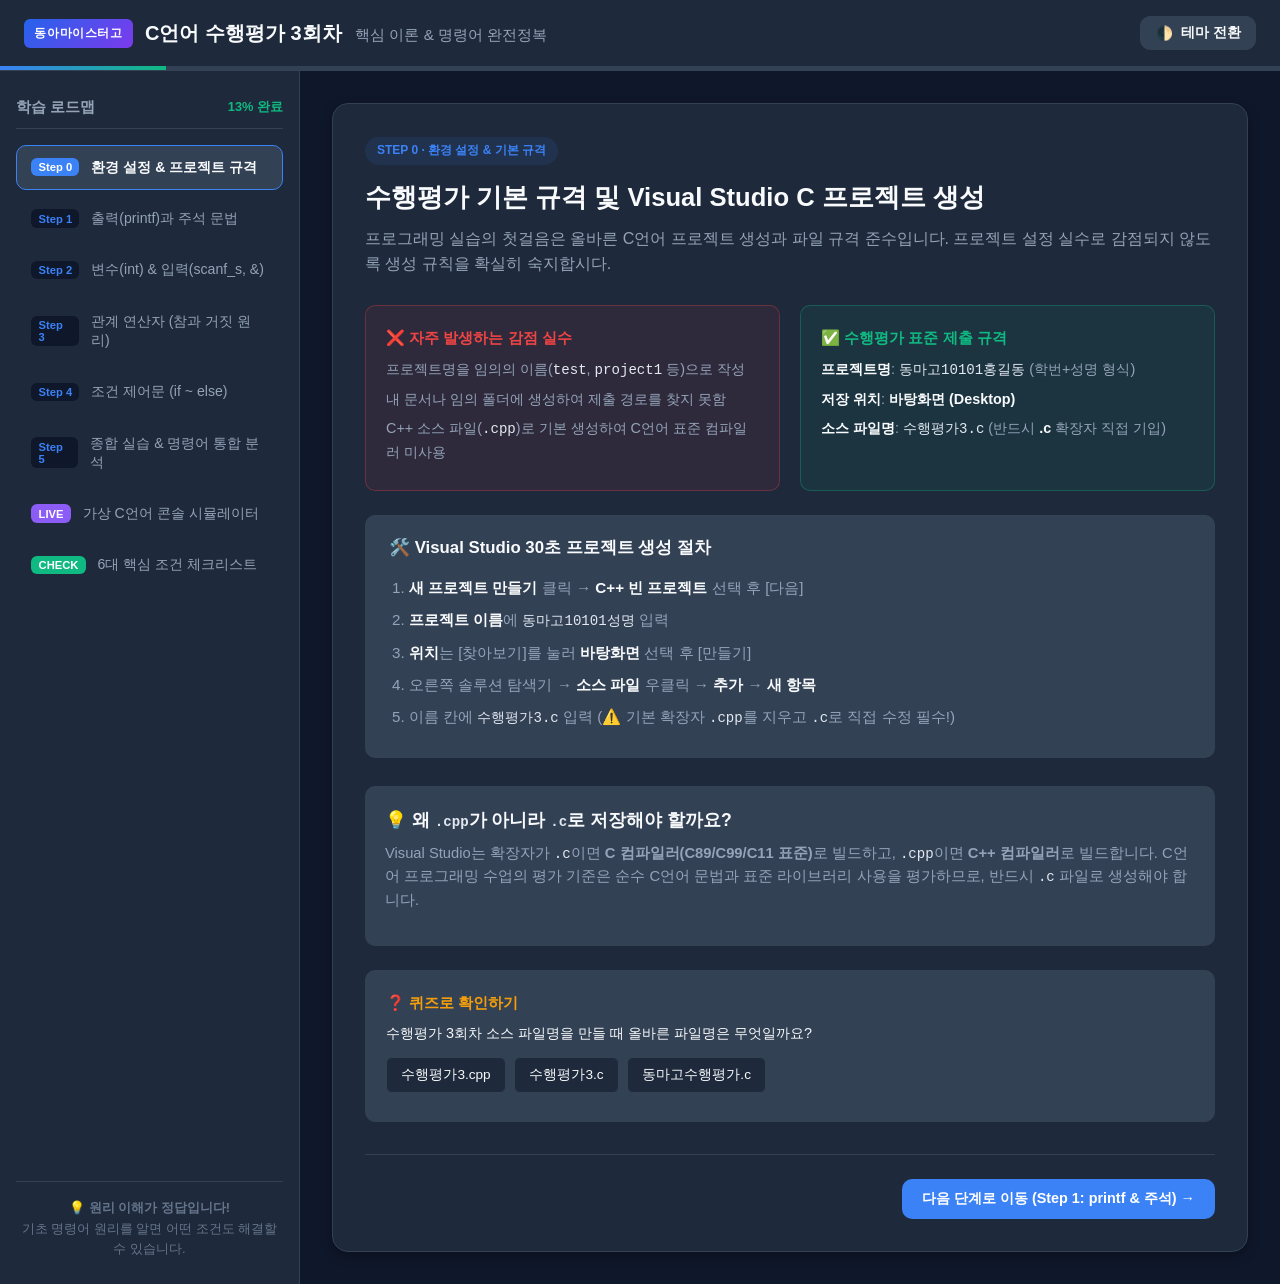
<file: index.html>
<!DOCTYPE html>
<html lang="ko">
<head>
    <meta charset="UTF-8">
    <meta http-equiv="refresh" content="0; url=03_%EC%9B%B9_%ED%95%99%EC%8A%B5%EC%82%AC%EC%9D%B4%ED%8A%B8/index.html">
    <title>동아마이스터고 C언어 3회차 수행평가 이론 &amp; 명령어 마스터</title>
    <script>
        window.location.replace("03_%EC%9B%B9_%ED%95%99%EC%8A%B5%EC%82%AC%EC%9D%B4%ED%8A%B8/index.html");
    </script>
</head>
<body style="font-family: sans-serif; text-align: center; padding: 50px;">
    <h2>동아마이스터고 C언어 3회차 수행평가 이론 &amp; 명령어 학습 사이트로 이동 중입니다...</h2>
    <p><a href="03_%EC%9B%B9_%ED%95%99%EC%8A%B5%EC%82%AC%EC%9D%B4%ED%8A%B8/index.html">여기를 클릭하여 바로 이동하기</a></p>
</body>
</html>
</file>
<file: 03_웹_학습사이트/css/style.css>
/* ==========================================================================
   동아마이스터고 C언어 3회차 수행평가 실습 웹사이트 스타일시트
   Theme: High-Tech Engineering & Clean Code (Dark / Light Dual Mode)
   ========================================================================== */

:root {
    --bg-primary: #0f172a;
    --bg-secondary: #1e293b;
    --bg-card: #1e293b;
    --bg-elevated: #334155;
    --border-color: #334155;
    --border-highlight: #3b82f6;

    --text-primary: #f8fafc;
    --text-secondary: #94a3b8;
    --text-muted: #64748b;

    --accent-blue: #3b82f6;
    --accent-blue-hover: #2563eb;
    --accent-green: #10b981;
    --accent-red: #ef4444;
    --accent-yellow: #f59e0b;
    --accent-purple: #8b5cf6;

    --code-bg: #090d16;
    --code-text: #e2e8f0;
    --terminal-bg: #0c1017;

    --font-sans: 'Pretendard', -apple-system, BlinkMacSystemFont, 'Segoe UI', Roboto, 'Noto Sans KR', sans-serif;
    --font-mono: 'D2Coding', 'Consolas', 'Courier New', monospace;

    --radius-sm: 6px;
    --radius-md: 10px;
    --radius-lg: 16px;
    --shadow-md: 0 4px 12px rgba(0, 0, 0, 0.3);
    --shadow-lg: 0 10px 25px rgba(0, 0, 0, 0.4);
    --transition: all 0.25s ease;
}

body.theme-light {
    --bg-primary: #f8fafc;
    --bg-secondary: #ffffff;
    --bg-card: #ffffff;
    --bg-elevated: #f1f5f9;
    --border-color: #e2e8f0;
    --border-highlight: #2563eb;

    --text-primary: #0f172a;
    --text-secondary: #475569;
    --text-muted: #94a3b8;

    --code-bg: #1e293b;
    --code-text: #f8fafc;
    --terminal-bg: #0f172a;

    --shadow-md: 0 4px 12px rgba(0, 0, 0, 0.06);
    --shadow-lg: 0 10px 25px rgba(0, 0, 0, 0.08);
}

/* Reset & Basics */
* {
    box-sizing: border-box;
    margin: 0;
    padding: 0;
}

body {
    background-color: var(--bg-primary);
    color: var(--text-primary);
    font-family: var(--font-sans);
    line-height: 1.6;
    transition: background-color 0.3s ease, color 0.3s ease;
    min-height: 100vh;
    display: flex;
    flex-direction: column;
}

/* Header */
.app-header {
    background-color: var(--bg-secondary);
    border-bottom: 1px solid var(--border-color);
    position: sticky;
    top: 0;
    z-index: 100;
}

.header-container {
    max-width: 1400px;
    margin: 0 auto;
    padding: 1rem 1.5rem;
    display: flex;
    justify-content: space-between;
    align-items: center;
}

.logo-group {
    display: flex;
    align-items: center;
    gap: 0.75rem;
}

.badge-school {
    background: linear-gradient(135deg, #2563eb, #7c3aed);
    color: #ffffff;
    font-size: 0.75rem;
    font-weight: 700;
    padding: 0.3rem 0.65rem;
    border-radius: var(--radius-sm);
    letter-spacing: 0.05em;
    text-transform: uppercase;
}

.logo-title {
    font-size: 1.25rem;
    font-weight: 800;
    color: var(--text-primary);
}

.logo-title span {
    font-weight: 400;
    font-size: 0.95rem;
    color: var(--text-secondary);
    margin-left: 0.5rem;
}

.btn-theme-toggle {
    background-color: var(--bg-elevated);
    color: var(--text-primary);
    border: 1px solid var(--border-color);
    padding: 0.45rem 0.9rem;
    border-radius: var(--radius-md);
    cursor: pointer;
    font-size: 0.85rem;
    font-weight: 600;
    display: flex;
    align-items: center;
    gap: 0.5rem;
    transition: var(--transition);
}

.btn-theme-toggle:hover {
    background-color: var(--border-color);
}

.progress-bar-container {
    width: 100%;
    height: 4px;
    background-color: var(--bg-elevated);
}

.progress-bar-fill {
    width: 0%;
    height: 100%;
    background: linear-gradient(90deg, #3b82f6, #10b981);
    transition: width 0.3s ease;
}

/* App Layout */
.app-layout {
    display: flex;
    flex: 1;
    max-width: 1400px;
    margin: 0 auto;
    width: 100%;
}

/* Sidebar */
.sidebar {
    width: 300px;
    background-color: var(--bg-secondary);
    border-right: 1px solid var(--border-color);
    padding: 1.5rem 1rem;
    display: flex;
    flex-direction: column;
    flex-shrink: 0;
}

.sidebar-header {
    display: flex;
    justify-content: space-between;
    align-items: center;
    margin-bottom: 1rem;
    padding-bottom: 0.5rem;
    border-bottom: 1px solid var(--border-color);
}

.sidebar-header h3 {
    font-size: 0.95rem;
    font-weight: 700;
    color: var(--text-secondary);
}

.progress-percent {
    font-size: 0.8rem;
    font-weight: 700;
    color: var(--accent-green);
}

.nav-menu {
    display: flex;
    flex-direction: column;
    gap: 0.4rem;
    flex: 1;
}

.nav-item {
    background: none;
    border: 1px solid transparent;
    color: var(--text-secondary);
    text-align: left;
    padding: 0.75rem 0.9rem;
    border-radius: var(--radius-md);
    cursor: pointer;
    display: flex;
    align-items: center;
    gap: 0.75rem;
    font-size: 0.88rem;
    font-weight: 500;
    transition: var(--transition);
}

.nav-item:hover {
    background-color: var(--bg-elevated);
    color: var(--text-primary);
}

.nav-item.active {
    background-color: var(--bg-elevated);
    border-color: var(--accent-blue);
    color: var(--text-primary);
    font-weight: 700;
}

.nav-item .step-num {
    font-size: 0.7rem;
    font-weight: 800;
    padding: 0.2rem 0.45rem;
    border-radius: var(--radius-sm);
    background-color: var(--bg-primary);
    color: var(--accent-blue);
}

.nav-item.active .step-num {
    background-color: var(--accent-blue);
    color: #ffffff;
}

.nav-item.nav-simulator .step-num {
    background-color: #8b5cf6;
    color: #ffffff;
}

.nav-item.nav-checklist .step-num {
    background-color: #10b981;
    color: #ffffff;
}

.sidebar-footer {
    padding-top: 1rem;
    border-top: 1px solid var(--border-color);
    font-size: 0.8rem;
    color: var(--text-muted);
    text-align: center;
}

/* Main Content */
.main-content {
    flex: 1;
    padding: 2rem;
    overflow-y: auto;
}

.step-section {
    display: none;
    animation: fadeIn 0.3s ease-in-out;
}

.step-section.active {
    display: block;
}

@keyframes fadeIn {
    from { opacity: 0; transform: translateY(8px); }
    to { opacity: 1; transform: translateY(0); }
}

.section-card {
    background-color: var(--bg-card);
    border: 1px solid var(--border-color);
    border-radius: var(--radius-lg);
    padding: 2rem;
    box-shadow: var(--shadow-md);
}

.card-badge {
    display: inline-block;
    font-size: 0.75rem;
    font-weight: 700;
    color: var(--accent-blue);
    background-color: rgba(59, 130, 246, 0.1);
    padding: 0.25rem 0.75rem;
    border-radius: 999px;
    margin-bottom: 0.75rem;
}

.section-card h2 {
    font-size: 1.6rem;
    font-weight: 800;
    margin-bottom: 0.5rem;
    color: var(--text-primary);
}

.section-desc {
    color: var(--text-secondary);
    font-size: 1rem;
    margin-bottom: 1.75rem;
    line-height: 1.6;
}

/* Info Grid & Boxes */
.info-grid {
    display: grid;
    grid-template-columns: 1fr 1fr;
    gap: 1.25rem;
    margin-bottom: 1.5rem;
}

.info-box {
    padding: 1.25rem;
    border-radius: var(--radius-md);
    border: 1px solid transparent;
}

.info-box.danger {
    background-color: rgba(239, 68, 68, 0.08);
    border-color: rgba(239, 68, 68, 0.3);
}

.info-box.danger h4 {
    color: var(--accent-red);
    margin-bottom: 0.5rem;
    font-size: 0.95rem;
}

.info-box.success {
    background-color: rgba(16, 185, 129, 0.08);
    border-color: rgba(16, 185, 129, 0.3);
}

.info-box.success h4 {
    color: var(--accent-green);
    margin-bottom: 0.5rem;
    font-size: 0.95rem;
}

.info-box ul {
    list-style: none;
    padding-left: 0;
}

.info-box li {
    font-size: 0.9rem;
    margin-bottom: 0.4rem;
    color: var(--text-secondary);
}

.info-box li strong {
    color: var(--text-primary);
}

.guide-box {
    background-color: var(--bg-elevated);
    border-radius: var(--radius-md);
    padding: 1.25rem 1.5rem;
    margin-bottom: 1.75rem;
}

.guide-box h3 {
    font-size: 1.05rem;
    margin-bottom: 0.85rem;
    color: var(--text-primary);
}

.step-list {
    padding-left: 1.25rem;
}

.step-list li {
    font-size: 0.95rem;
    margin-bottom: 0.5rem;
    color: var(--text-secondary);
}

.step-list li strong {
    color: var(--text-primary);
}

/* Concept Cards */
.concept-card {
    background-color: var(--bg-elevated);
    border-radius: var(--radius-md);
    padding: 1.25rem;
    margin-bottom: 1.5rem;
}

.concept-card.highlight-border {
    border-left: 4px solid var(--accent-yellow);
}

.concept-card.danger-zone {
    border-left: 4px solid var(--accent-red);
}

.concept-card h3 {
    font-size: 1.1rem;
    margin-bottom: 0.5rem;
    color: var(--text-primary);
}

.concept-card p {
    color: var(--text-secondary);
    font-size: 0.92rem;
    margin-bottom: 0.85rem;
}

/* Code Snippets & Highlighting */
.code-wrapper {
    background-color: var(--code-bg);
    border-radius: var(--radius-md);
    border: 1px solid var(--border-color);
    overflow: hidden;
    margin: 1rem 0;
}

.code-header {
    background-color: rgba(255, 255, 255, 0.04);
    padding: 0.5rem 1rem;
    display: flex;
    justify-content: space-between;
    align-items: center;
    border-bottom: 1px solid var(--border-color);
    font-size: 0.8rem;
    color: var(--text-muted);
    font-family: var(--font-mono);
}

.btn-copy {
    background-color: var(--bg-elevated);
    color: var(--text-primary);
    border: 1px solid var(--border-color);
    border-radius: var(--radius-sm);
    padding: 0.25rem 0.6rem;
    font-size: 0.75rem;
    cursor: pointer;
    transition: var(--transition);
}

.btn-copy:hover {
    background-color: var(--accent-blue);
    color: #ffffff;
}

pre {
    padding: 1rem 1.25rem;
    overflow-x: auto;
}

code {
    font-family: var(--font-mono);
    font-size: 0.88rem;
    color: var(--code-text);
}

/* Comparison Grids */
.comparison-grid {
    display: grid;
    grid-template-columns: 1fr 1fr;
    gap: 1rem;
    margin: 1rem 0;
}

.code-diff {
    border-radius: var(--radius-md);
    padding: 1rem;
    font-size: 0.85rem;
}

.code-diff h5 {
    font-size: 0.85rem;
    margin-bottom: 0.5rem;
}

.code-diff.wrong {
    background-color: rgba(239, 68, 68, 0.08);
    border: 1px solid rgba(239, 68, 68, 0.3);
}

.code-diff.wrong h5 {
    color: var(--accent-red);
}

.code-diff.correct {
    background-color: rgba(16, 185, 129, 0.08);
    border: 1px solid rgba(16, 185, 129, 0.3);
}

.code-diff.correct h5 {
    color: var(--accent-green);
}

.code-diff pre {
    padding: 0.5rem 0;
    background: none;
}

/* Memory Diagram */
.memory-diagram {
    display: flex;
    align-items: center;
    gap: 1rem;
    background-color: var(--bg-card);
    border: 1px dashed var(--border-color);
    padding: 1rem;
    border-radius: var(--radius-md);
    margin: 0.75rem 0;
}

.mem-box {
    background-color: var(--bg-secondary);
    border: 1px solid var(--accent-blue);
    border-radius: var(--radius-sm);
    padding: 0.75rem 1rem;
    font-family: var(--font-mono);
    font-size: 0.85rem;
}

.mem-label {
    color: var(--accent-blue);
    font-weight: 700;
}

.mem-val {
    font-size: 1.1rem;
    font-weight: 800;
    color: var(--text-primary);
}

.mem-addr {
    font-size: 0.75rem;
    color: var(--text-muted);
}

.mem-arrow {
    color: var(--accent-yellow);
    font-weight: 700;
    font-size: 0.9rem;
}

/* Operator Table */
.table-responsive {
    overflow-x: auto;
    margin: 1.25rem 0;
}

.operator-table {
    width: 100%;
    border-collapse: collapse;
    font-size: 0.9rem;
}

.operator-table th, .operator-table td {
    padding: 0.75rem 1rem;
    text-align: left;
    border-bottom: 1px solid var(--border-color);
}

.operator-table th {
    background-color: var(--bg-elevated);
    color: var(--text-primary);
    font-weight: 700;
}

.operator-table tbody tr:hover {
    background-color: rgba(255, 255, 255, 0.02);
}

.operator-table tr.highlight-row {
    background-color: rgba(59, 130, 246, 0.08);
}

/* Flowchart */
.logic-flowchart {
    background-color: var(--bg-elevated);
    border-radius: var(--radius-md);
    padding: 1.5rem;
    margin: 1.25rem 0;
    text-align: center;
}

.flow-step {
    font-family: var(--font-mono);
    font-weight: 700;
    background-color: var(--bg-card);
    border: 2px solid var(--accent-blue);
    display: inline-block;
    padding: 0.6rem 1.5rem;
    border-radius: var(--radius-md);
    margin-bottom: 1.5rem;
}

.flow-branches {
    display: grid;
    grid-template-columns: 1fr 1fr;
    gap: 1.5rem;
}

.branch {
    border-radius: var(--radius-md);
    padding: 1rem;
    text-align: left;
}

.branch-true {
    background-color: rgba(16, 185, 129, 0.08);
    border: 1px solid rgba(16, 185, 129, 0.3);
}

.branch-false {
    background-color: rgba(239, 68, 68, 0.08);
    border: 1px solid rgba(239, 68, 68, 0.3);
}

.tag-branch {
    font-size: 0.75rem;
    font-weight: 700;
    padding: 0.2rem 0.5rem;
    border-radius: var(--radius-sm);
    display: inline-block;
    margin-bottom: 0.5rem;
}

.branch-true .tag-branch {
    background-color: var(--accent-green);
    color: #ffffff;
}

.branch-false .tag-branch {
    background-color: var(--accent-red);
    color: #ffffff;
}

.branch-content {
    font-size: 0.9rem;
    color: var(--text-secondary);
}

.branch-content strong {
    color: var(--text-primary);
    display: block;
    margin-top: 0.4rem;
}

/* Quiz Box */
.quiz-box {
    background-color: var(--bg-elevated);
    border: 1px solid var(--border-color);
    border-radius: var(--radius-md);
    padding: 1.25rem;
    margin-top: 1.5rem;
}

.quiz-title {
    font-size: 0.95rem;
    font-weight: 700;
    color: var(--accent-yellow);
    margin-bottom: 0.4rem;
}

.quiz-box p {
    font-size: 0.9rem;
    color: var(--text-primary);
    margin-bottom: 0.75rem;
}

.quiz-options {
    display: flex;
    flex-wrap: wrap;
    gap: 0.5rem;
    margin-bottom: 0.5rem;
}

.quiz-btn {
    background-color: var(--bg-secondary);
    color: var(--text-primary);
    border: 1px solid var(--border-color);
    padding: 0.5rem 0.9rem;
    border-radius: var(--radius-sm);
    font-size: 0.85rem;
    cursor: pointer;
    transition: var(--transition);
}

.quiz-btn:hover {
    border-color: var(--accent-blue);
    background-color: var(--bg-elevated);
}

.quiz-btn.correct {
    background-color: var(--accent-green) !important;
    color: #ffffff !important;
    border-color: var(--accent-green) !important;
}

.quiz-btn.wrong {
    background-color: var(--accent-red) !important;
    color: #ffffff !important;
    border-color: var(--accent-red) !important;
}

.quiz-feedback {
    font-size: 0.85rem;
    font-weight: 600;
    margin-top: 0.4rem;
}

.quiz-feedback.success { color: var(--accent-green); }
.quiz-feedback.error { color: var(--accent-red); }

/* Mission Guide & Tabs */
.mission-guide {
    background-color: var(--bg-elevated);
    border-radius: var(--radius-md);
    padding: 1.25rem 1.5rem;
    margin-bottom: 1.5rem;
}

.mission-guide h3 {
    font-size: 1.05rem;
    margin-bottom: 0.75rem;
    color: var(--text-primary);
}

.rule-list {
    padding-left: 1.25rem;
}

.rule-list li {
    font-size: 0.9rem;
    margin-bottom: 0.6rem;
    color: var(--text-secondary);
}

.console-preview {
    background-color: var(--terminal-bg);
    border: 1px solid var(--border-color);
    border-radius: var(--radius-sm);
    padding: 0.75rem;
    font-family: var(--font-mono);
    font-size: 0.85rem;
    margin-top: 0.5rem;
}

.console-line {
    color: #94a3b8;
}

.console-line.highlight-green {
    color: var(--accent-green);
    font-weight: 700;
}

.console-line.highlight-yellow {
    color: var(--accent-yellow);
    font-weight: 700;
}

.tab-container {
    margin: 1.5rem 0;
}

.tab-buttons {
    display: flex;
    gap: 0.5rem;
    border-bottom: 1px solid var(--border-color);
    padding-bottom: 0.5rem;
    margin-bottom: 1rem;
}

.tab-btn {
    background: none;
    border: 1px solid transparent;
    color: var(--text-secondary);
    padding: 0.5rem 1rem;
    font-size: 0.9rem;
    font-weight: 600;
    border-radius: var(--radius-sm);
    cursor: pointer;
    transition: var(--transition);
}

.tab-btn:hover {
    color: var(--text-primary);
    background-color: var(--bg-elevated);
}

.tab-btn.active {
    background-color: var(--accent-blue);
    color: #ffffff;
}

.tab-content {
    display: none;
}

.tab-content.active {
    display: block;
    animation: fadeIn 0.25s ease;
}

.info-card {
    background-color: var(--bg-elevated);
    border-radius: var(--radius-md);
    padding: 1.25rem;
}

.info-card h4 {
    font-size: 1rem;
    margin-bottom: 0.5rem;
    color: var(--text-primary);
}

.info-card p {
    font-size: 0.9rem;
    color: var(--text-secondary);
    margin-bottom: 0.75rem;
}

.info-card ul {
    list-style: none;
    padding-left: 0;
}

.info-card li {
    font-size: 0.9rem;
    margin-bottom: 0.4rem;
    color: var(--text-secondary);
}

/* Section Footer Buttons */
.section-footer {
    display: flex;
    justify-content: flex-end;
    gap: 0.75rem;
    margin-top: 2rem;
    padding-top: 1.5rem;
    border-top: 1px solid var(--border-color);
}

button {
    font-family: var(--font-sans);
}

.btn-next, .btn-highlight {
    background-color: var(--accent-blue);
    color: #ffffff;
    border: none;
    padding: 0.65rem 1.25rem;
    border-radius: var(--radius-md);
    font-size: 0.9rem;
    font-weight: 700;
    cursor: pointer;
    transition: var(--transition);
}

.btn-next:hover, .btn-highlight:hover {
    background-color: var(--accent-blue-hover);
    transform: translateY(-1px);
}

.btn-prev {
    background-color: var(--bg-elevated);
    color: var(--text-secondary);
    border: 1px solid var(--border-color);
    padding: 0.65rem 1.25rem;
    border-radius: var(--radius-md);
    font-size: 0.9rem;
    font-weight: 600;
    cursor: pointer;
    transition: var(--transition);
}

.btn-prev:hover {
    color: var(--text-primary);
    background-color: var(--border-color);
}

/* Simulator Section */
.simulator-container {
    display: grid;
    grid-template-columns: 320px 1fr;
    gap: 1.5rem;
    margin-top: 1rem;
}

.sim-controls {
    background-color: var(--bg-elevated);
    padding: 1.25rem;
    border-radius: var(--radius-md);
    display: flex;
    flex-direction: column;
    gap: 1.25rem;
}

.control-group {
    display: flex;
    flex-direction: column;
    gap: 0.4rem;
}

.control-group label {
    font-size: 0.85rem;
    font-weight: 600;
    color: var(--text-secondary);
}

.sim-select, .sim-input {
    background-color: var(--bg-secondary);
    color: var(--text-primary);
    border: 1px solid var(--border-color);
    padding: 0.6rem 0.8rem;
    border-radius: var(--radius-sm);
    font-size: 0.9rem;
    outline: none;
}

.sim-select:focus, .sim-input:focus {
    border-color: var(--accent-blue);
}

.sim-input-inline {
    margin-top: 0.4rem;
    background-color: var(--bg-secondary);
    color: var(--text-primary);
    border: 1px solid var(--border-color);
    padding: 0.5rem 0.8rem;
    border-radius: var(--radius-sm);
    font-size: 0.85rem;
}

.sim-input-inline.hidden {
    display: none;
}

.btn-sim-run {
    background: linear-gradient(135deg, #10b981, #059669);
    color: #ffffff;
    border: none;
    padding: 0.85rem;
    border-radius: var(--radius-md);
    font-size: 0.95rem;
    font-weight: 700;
    cursor: pointer;
    box-shadow: 0 4px 10px rgba(16, 185, 129, 0.3);
    transition: var(--transition);
}

.btn-sim-run:hover {
    filter: brightness(1.1);
    transform: translateY(-1px);
}

.terminal-window {
    background-color: var(--terminal-bg);
    border: 1px solid var(--border-color);
    border-radius: var(--radius-md);
    overflow: hidden;
    display: flex;
    flex-direction: column;
    min-height: 280px;
    box-shadow: var(--shadow-lg);
}

.terminal-bar {
    background-color: rgba(255, 255, 255, 0.05);
    padding: 0.5rem 0.75rem;
    display: flex;
    align-items: center;
    gap: 0.75rem;
    border-bottom: 1px solid var(--border-color);
}

.term-dots {
    display: flex;
    gap: 6px;
}

.dot {
    width: 10px;
    height: 10px;
    border-radius: 50%;
}

.dot.red { background-color: #ef4444; }
.dot.yellow { background-color: #f59e0b; }
.dot.green { background-color: #10b981; }

.term-title {
    font-family: var(--font-mono);
    font-size: 0.75rem;
    color: var(--text-muted);
    overflow: hidden;
    text-overflow: ellipsis;
    white-space: nowrap;
}

.terminal-screen {
    padding: 1.25rem;
    font-family: var(--font-mono);
    font-size: 0.95rem;
    flex: 1;
    display: flex;
    flex-direction: column;
    gap: 0.4rem;
}

.term-line {
    color: #f1f5f9;
}

.term-line.term-dim {
    color: #64748b;
    font-size: 0.8rem;
}

.term-line.term-bold {
    font-weight: 700;
    font-size: 1.05rem;
}

.term-line.success {
    color: #34d399;
}

.term-line.fail {
    color: #fb7185;
}

.term-echo {
    color: #60a5fa;
    font-weight: 700;
}

/* Checklist Section */
.score-summary {
    display: flex;
    align-items: center;
    gap: 1.5rem;
    background: linear-gradient(135deg, rgba(16, 185, 129, 0.1), rgba(59, 130, 246, 0.1));
    border: 1px solid rgba(16, 185, 129, 0.3);
    padding: 1.5rem;
    border-radius: var(--radius-md);
    margin-bottom: 2rem;
}

.score-circle {
    display: flex;
    flex-direction: column;
    align-items: center;
    justify-content: center;
    width: 80px;
    height: 80px;
    border-radius: 50%;
    background-color: var(--bg-card);
    border: 3px solid var(--accent-green);
    flex-shrink: 0;
}

.score-num {
    font-size: 1.7rem;
    font-weight: 900;
    color: var(--accent-green);
    line-height: 1;
}

.score-max {
    font-size: 0.7rem;
    color: var(--text-muted);
}

.score-status h4 {
    font-size: 1.15rem;
    color: var(--text-primary);
    margin-bottom: 0.25rem;
}

.score-status p {
    font-size: 0.9rem;
    color: var(--text-secondary);
}

.checklist-items {
    display: flex;
    flex-direction: column;
    gap: 0.85rem;
}

.check-item {
    display: flex;
    align-items: flex-start;
    gap: 1rem;
    background-color: var(--bg-elevated);
    border: 1px solid var(--border-color);
    border-radius: var(--radius-md);
    padding: 1rem 1.25rem;
    cursor: pointer;
    transition: var(--transition);
}

.check-item:hover {
    border-color: var(--accent-blue);
}

.check-item input[type="checkbox"] {
    display: none;
}

.check-box-custom {
    width: 22px;
    height: 22px;
    border: 2px solid var(--text-muted);
    border-radius: 6px;
    display: flex;
    align-items: center;
    justify-content: center;
    margin-top: 2px;
    flex-shrink: 0;
    transition: var(--transition);
}

.check-item input[type="checkbox"]:checked + .check-box-custom {
    background-color: var(--accent-green);
    border-color: var(--accent-green);
}

.check-item input[type="checkbox"]:checked + .check-box-custom::after {
    content: '✓';
    color: #ffffff;
    font-size: 0.85rem;
    font-weight: 900;
}

.check-text strong {
    display: block;
    font-size: 0.95rem;
    color: var(--text-primary);
    margin-bottom: 0.2rem;
}

.check-text p {
    font-size: 0.85rem;
    color: var(--text-secondary);
}

/* Toast */
.toast {
    position: fixed;
    bottom: 2rem;
    right: 2rem;
    background-color: var(--accent-blue);
    color: #ffffff;
    padding: 0.75rem 1.5rem;
    border-radius: var(--radius-md);
    font-size: 0.9rem;
    font-weight: 600;
    box-shadow: var(--shadow-lg);
    opacity: 0;
    transform: translateY(20px);
    transition: all 0.3s ease;
    pointer-events: none;
    z-index: 1000;
}

.toast.show {
    opacity: 1;
    transform: translateY(0);
}

/* Responsive */
@media (max-width: 1024px) {
    .app-layout {
        flex-direction: column;
    }
    .sidebar {
        width: 100%;
        border-right: none;
        border-bottom: 1px solid var(--border-color);
    }
    .nav-menu {
        flex-direction: row;
        overflow-x: auto;
        padding-bottom: 0.5rem;
    }
    .nav-item {
        white-space: nowrap;
    }
    .simulator-container {
        grid-template-columns: 1fr;
    }
}

@media (max-width: 640px) {
    .header-container {
        padding: 0.85rem 1rem;
    }
    .logo-title span {
        display: none;
    }
    .main-content {
        padding: 1rem;
    }
    .section-card {
        padding: 1.25rem;
    }
    .info-grid, .comparison-grid, .flow-branches {
        grid-template-columns: 1fr;
    }
}
</file>
